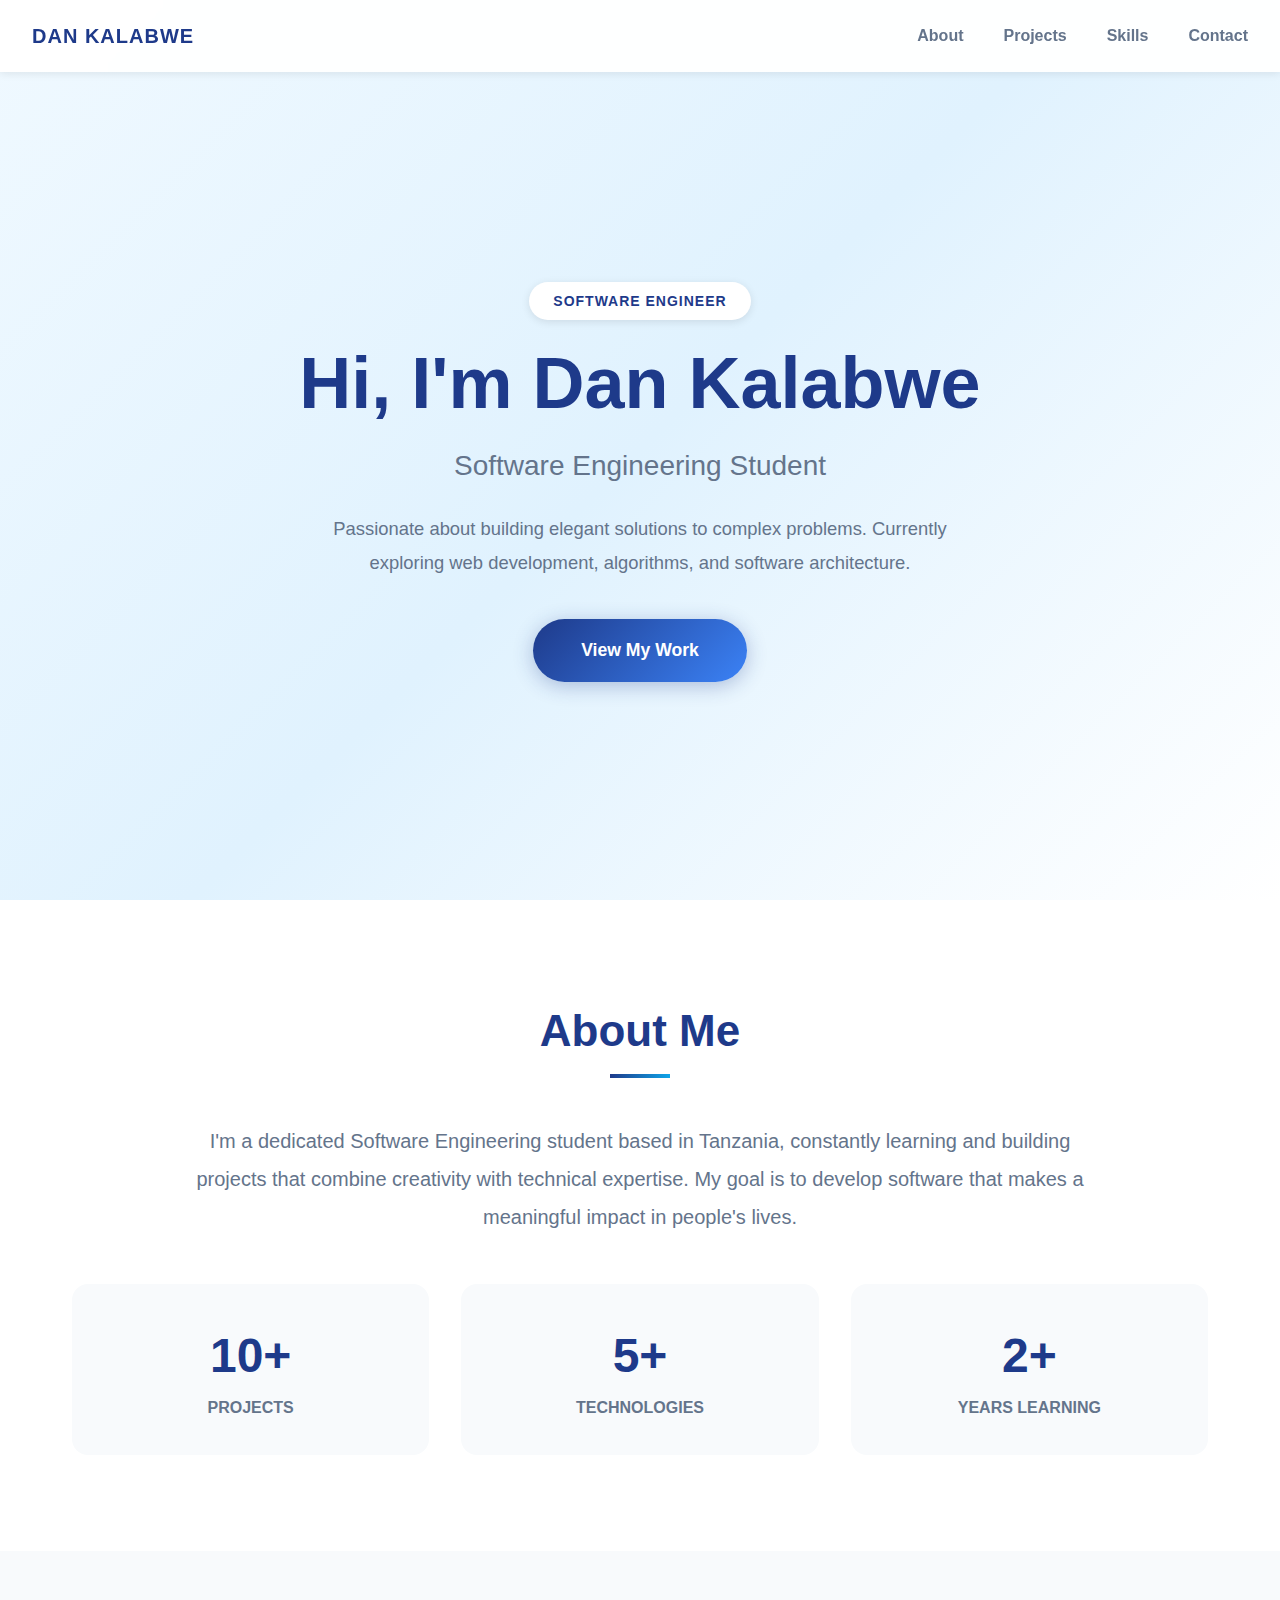
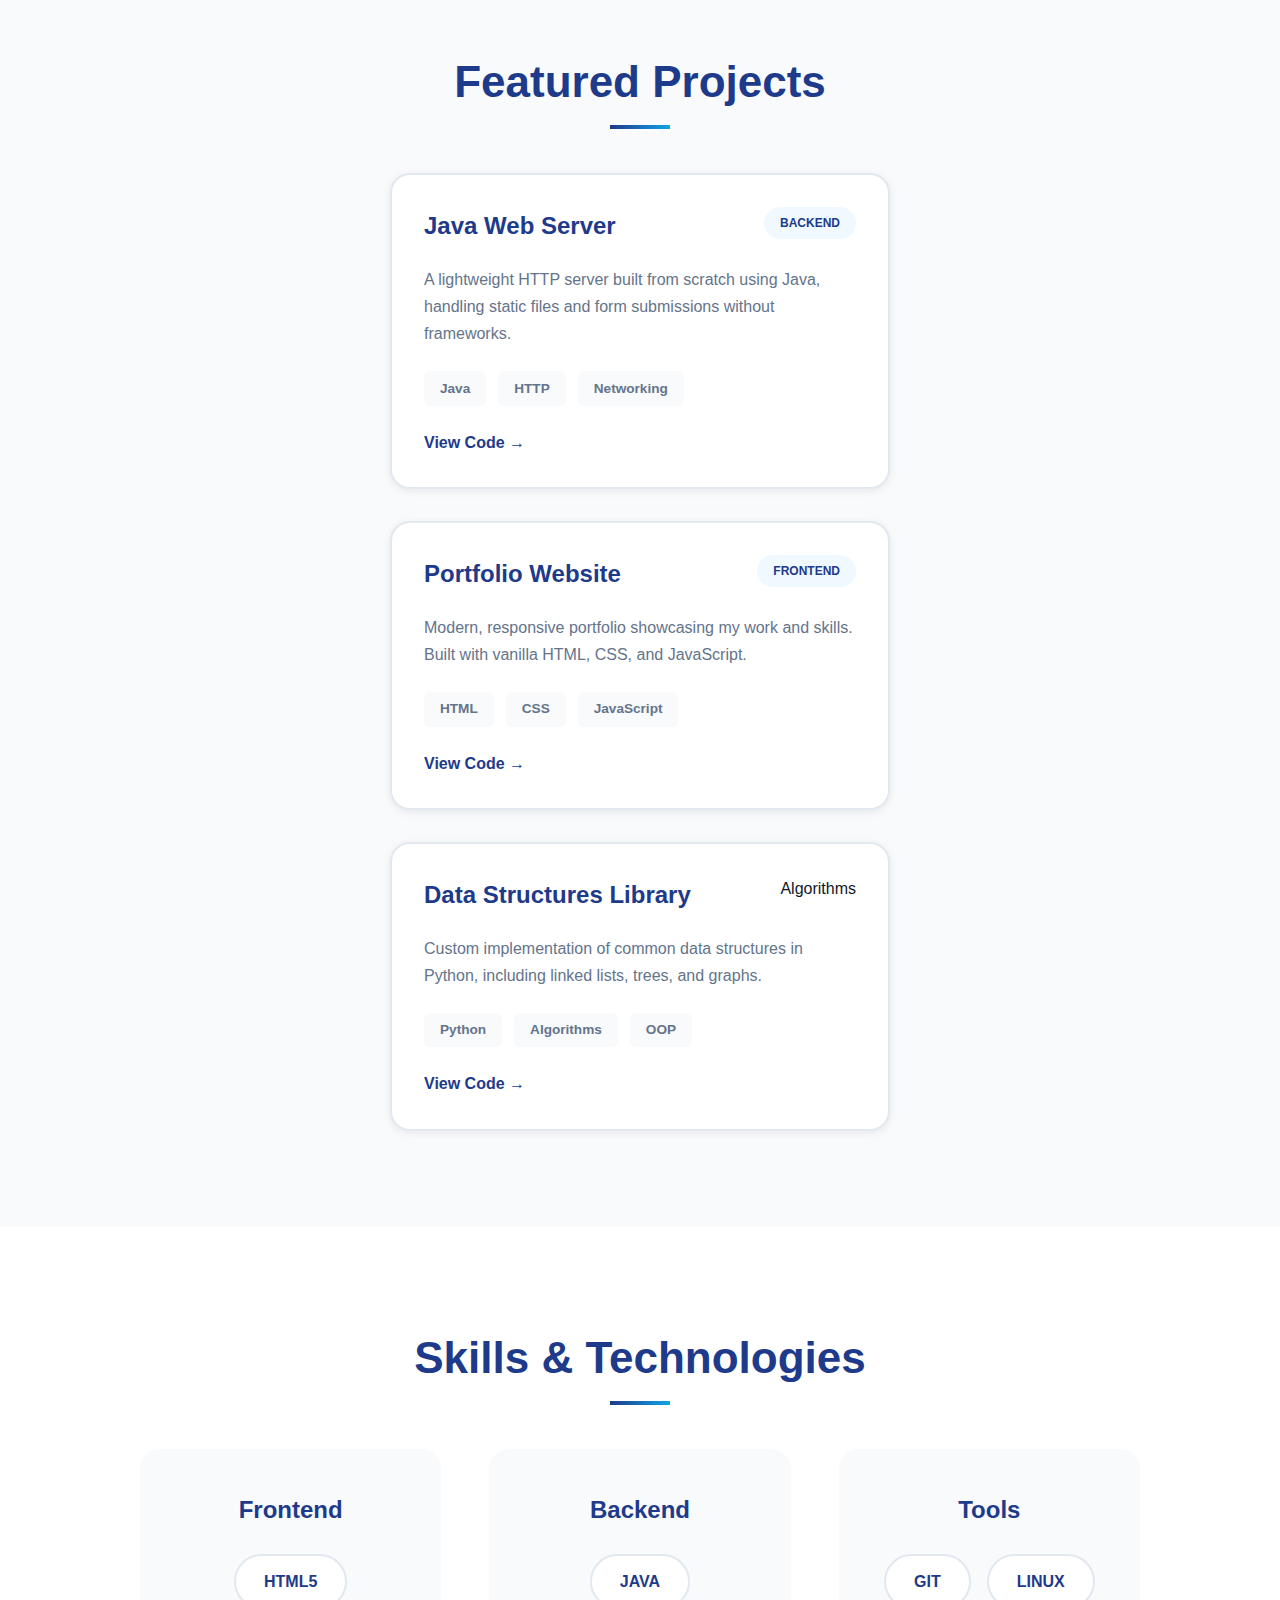
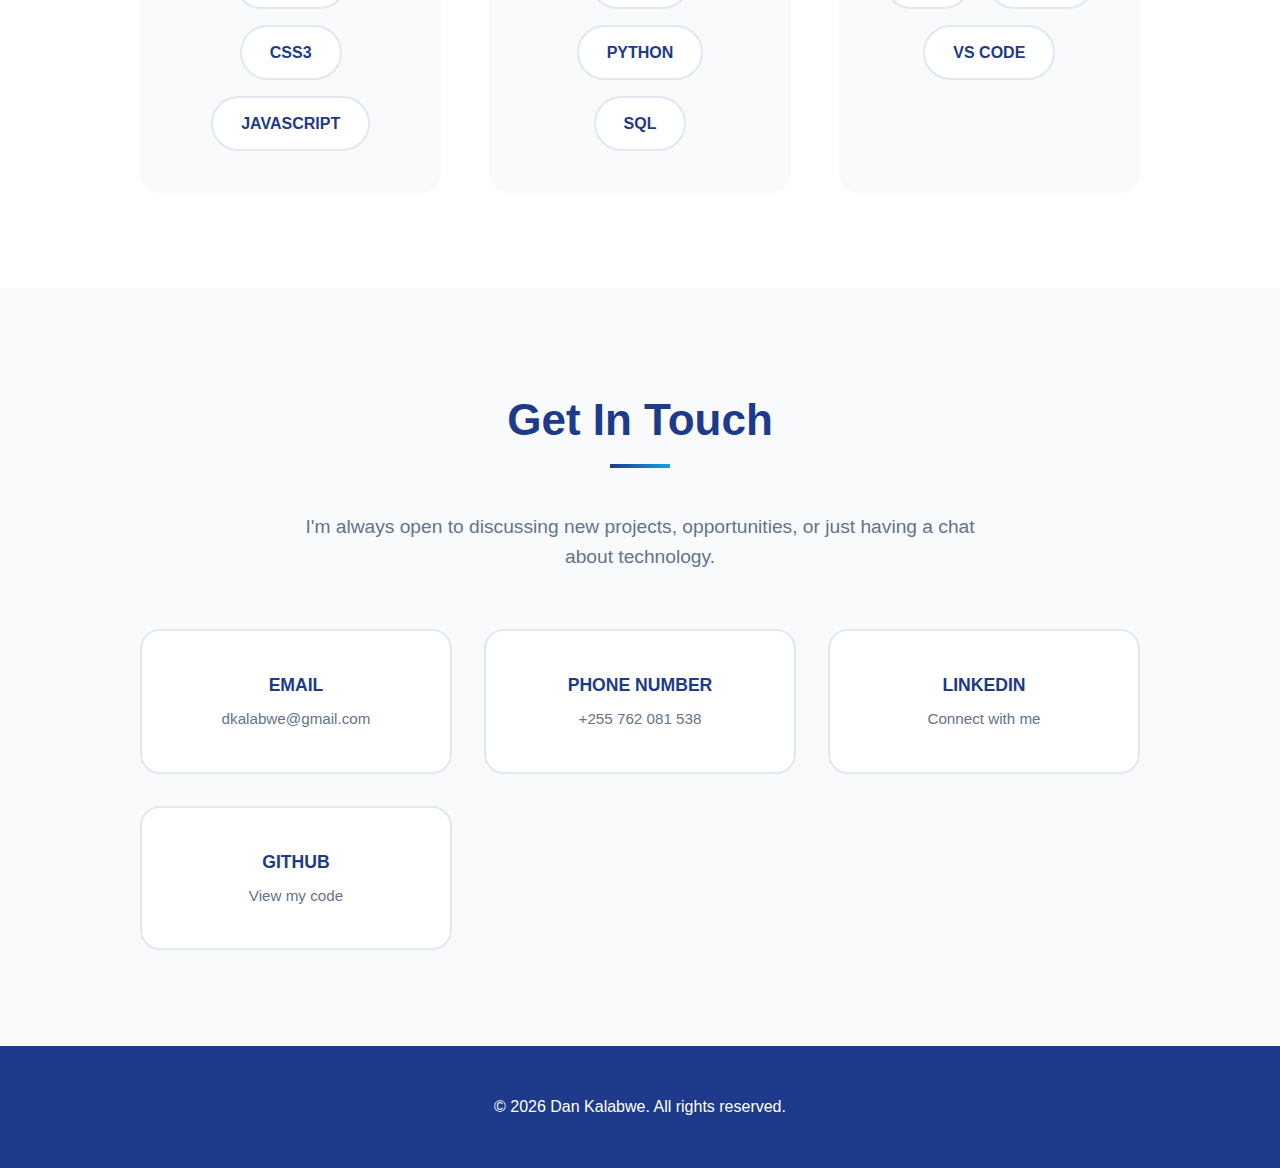
<file: public/index.html>
<!doctype html>
<html lang="en">
<head>
  <meta charset="utf-8" />
  <meta name="viewport" content="width=device-width, initial-scale=1" />
  <title>Dan Kalabwe - Software Engineering Student</title>
  <link rel="stylesheet" href="/public/style.css" />
</head>
<body>
  <nav class="navbar">
    <div class="nav-container">
      <a href="#hero" class="logo">DAN KALABWE</a>
      <ul class="nav-menu">
        <li><a href="#about" class="nav-link">About</a></li>
        <li><a href="#projects" class="nav-link">Projects</a></li>
        <li><a href="#skills" class="nav-link">Skills</a></li>
        <li><a href="#contact" class="nav-link">Contact</a></li>
      </ul>
    </div>
  </nav>

  <section id="hero" class="hero">
    <div class="hero-content">
      <div class="hero-badge">Software Engineer</div>
      <h1 class="hero-title">Hi, I'm Dan Kalabwe</h1>
      <p class="hero-subtitle">Software Engineering Student</p>
      <p class="hero-description">Passionate about building elegant solutions to complex problems. Currently exploring web development, algorithms, and software architecture.</p>
      <a href="#projects" class="cta-button">View My Work</a>
    </div>
  </section>

  <section id="about" class="about">
    <div class="container">
      <h2 class="section-title">About Me</h2>
      <p class="about-text">
        I'm a dedicated Software Engineering student based in Tanzania, constantly learning and building projects that combine creativity with technical expertise. My goal is to develop software that makes a meaningful impact in people's lives.
      </p>
      <div class="about-stats">
        <div class="stat-item">
          <div class="stat-number">10+</div>
          <div class="stat-label">Projects</div>
        </div>
        <div class="stat-item">
          <div class="stat-number">5+</div>
          <div class="stat-label">Technologies</div>
        </div>
        <div class="stat-item">
          <div class="stat-number">2+</div>
          <div class="stat-label">Years Learning</div>
        </div>
      </div>
    </div>
  </section>

  <section id="projects" class="projects">
    <div class="container">
      <h2 class="section-title">Featured Projects</h2>
      <div class="projects-grid">
        <div class="project-card">
          <div class="project-header">
            <h3 class="project-title">Java Web Server</h3>
            <span class="project-tag">Backend</span>
          </div>
          <p class="project-description">A lightweight HTTP server built from scratch using Java, handling static files and form submissions without frameworks.</p>
          <div class="project-tech">
            <span>Java</span><span>HTTP</span><span>Networking</span>
          </div>
          <a href="#" class="project-link">View Code →</a>
        </div>
        <div class="project-card">
          <div class="project-header">
            <h3 class="project-title">Portfolio Website</h3>
            <span class="project-tag">Frontend</span>
          </div>
          <p class="project-description">Modern, responsive portfolio showcasing my work and skills. Built with vanilla HTML, CSS, and JavaScript.</p>
          <div class="project-tech">
            <span>HTML</span><span>CSS</span><span>JavaScript</span>
          </div>
          <a href="#" class="project-link">View Code →</a>
        </div>
        <div class="project-card">
          <div class="project-header">
            <h3 class="project-title">Data Structures Library</h3>
            <span>Algorithms</span>
          </div>
          <p class="project-description">Custom implementation of common data structures in Python, including linked lists, trees, and graphs.</p>
          <div class="project-tech">
            <span>Python</span><span>Algorithms</span><span>OOP</span>
          </div>
          <a href="#" class="project-link">View Code →</a>
        </div>
      </div>
    </div>
  </section>

  <section id="skills" class="skills">
    <div class="container">
      <h2 class="section-title">Skills & Technologies</h2>
      <div class="skills-container">
        <div class="skills-category">
          <h3 class="category-title">Frontend</h3>
          <div class="skills-list">
            <div class="skill-badge">HTML5</div>
            <div class="skill-badge">CSS3</div>
            <div class="skill-badge">JavaScript</div>
          </div>
        </div>
        <div class="skills-category">
          <h3 class="category-title">Backend</h3>
          <div class="skills-list">
            <div class="skill-badge">Java</div>
            <div class="skill-badge">Python</div>
            <div class="skill-badge">SQL</div>
          </div>
        </div>
        <div class="skills-category">
          <h3 class="category-title">Tools</h3>
          <div class="skills-list">
            <div class="skill-badge">Git</div>
            <div class="skill-badge">Linux</div>
            <div class="skill-badge">VS Code</div>
          </div>
        </div>
      </div>
    </div>
  </section>

  <section id="contact" class="contact">
    <div class="container">
      <h2 class="section-title">Get In Touch</h2>
      <p class="contact-text">I'm always open to discussing new projects, opportunities, or just having a chat about technology.</p>
      <div class="contact-grid">
        <a href="mailto:dkalabwe@gmail.com" class="contact-card">
          <div class="contact-details">
            <h3 class="contact-title">Email</h3>
            <p class="contact-info">dkalabwe@gmail.com</p>
          </div>
        </a>
        <a href="https://wa.me/255762081538" target="_blank" rel="noopener noreferrer" class="contact-card">
          <div class="contact-details">
            <h3 class="contact-title">Phone Number</h3>
            <p class="contact-info">+255 762 081 538</p>
          </div>
        </a>
        <a href="http://linkedin.com/in/dan-kalabwe-63a6aa331" target="_blank" rel="noopener noreferrer" class="contact-card">
          <div class="contact-details">
            <h3 class="contact-title">LinkedIn</h3>
            <p class="contact-info">Connect with me</p>
          </div>
        </a>
        <a href="https://github.com/danKalabwe" target="_blank" rel="noopener noreferrer" class="contact-card">
          <div class="contact-details">
            <h3 class="contact-title">GitHub</h3>
            <p class="contact-info">View my code</p>
          </div>
        </a>
      </div>
    </div>
  </section>

  <footer class="footer">
    <div class="container">
      <p>&copy; 2026 Dan Kalabwe. All rights reserved.</p>
    </div>
  </footer>

  <script src="/public/script.js"></script>
</body>
</html>
</file>
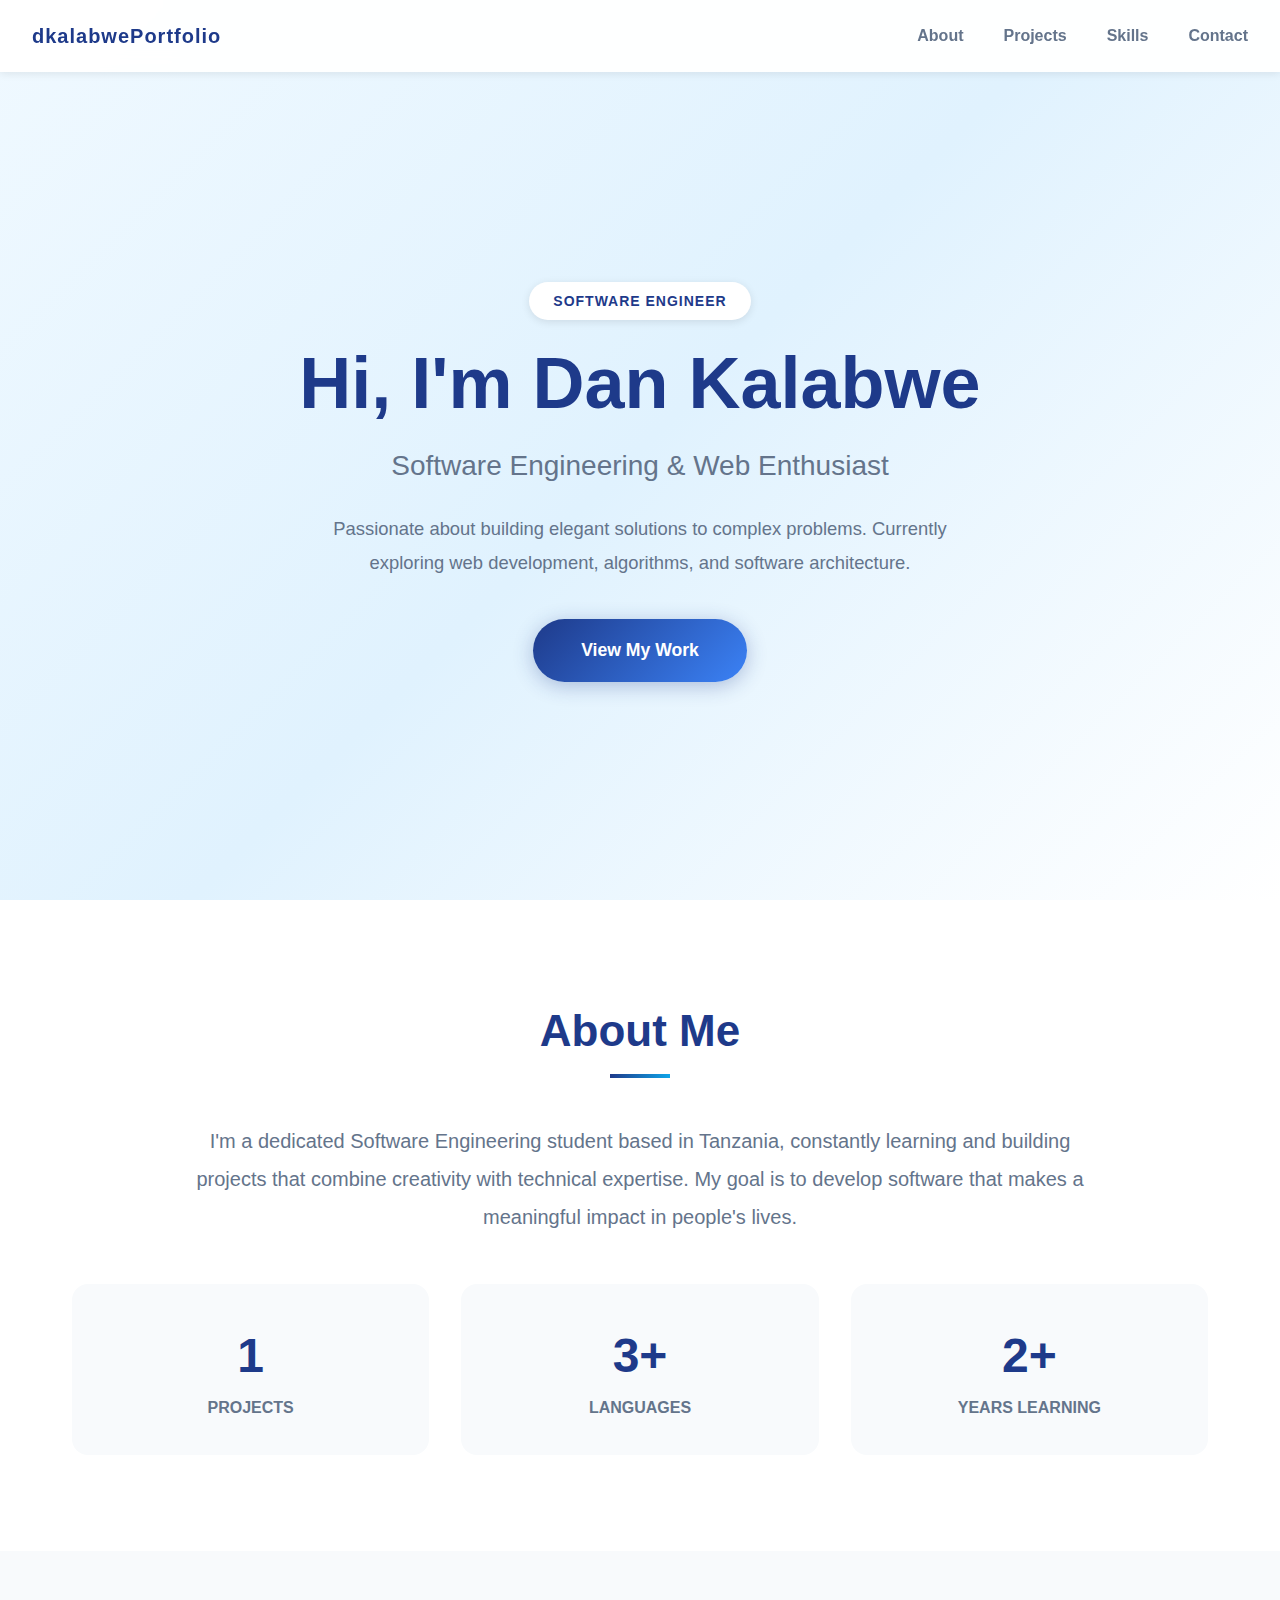
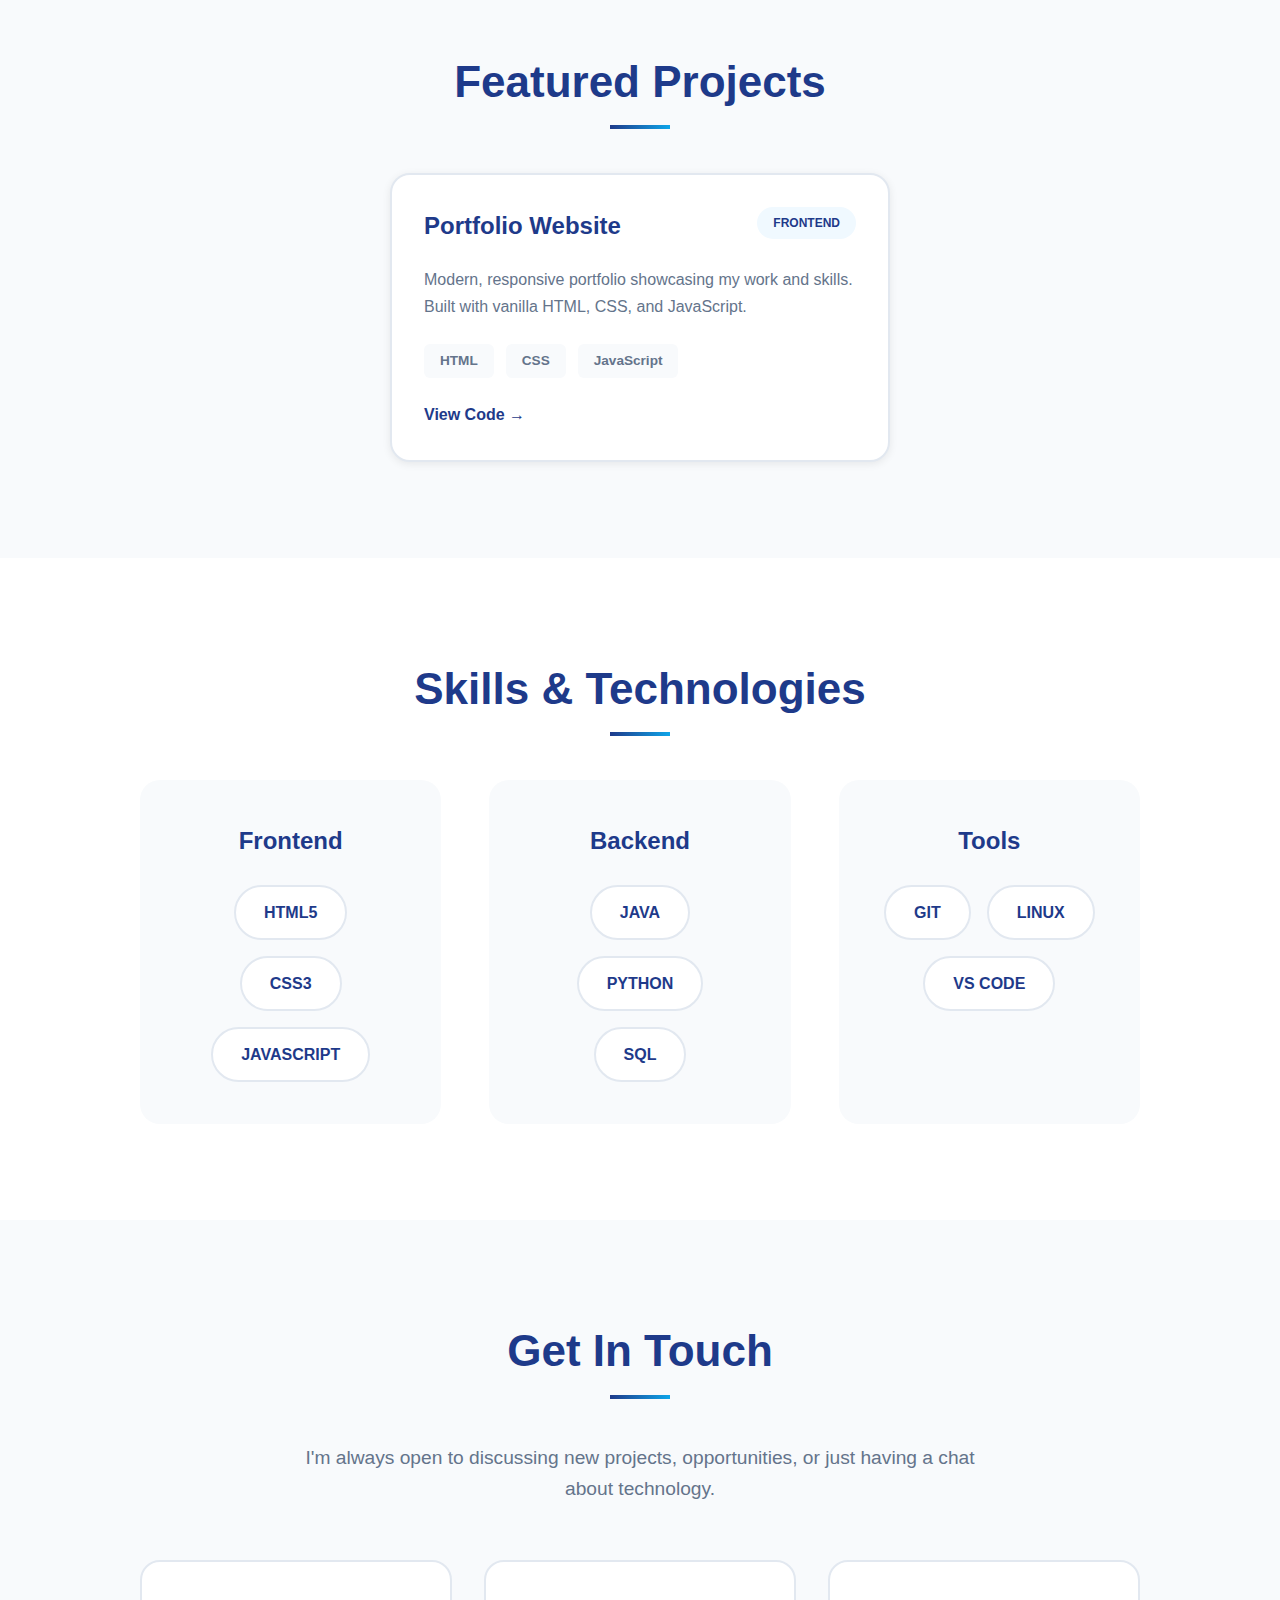
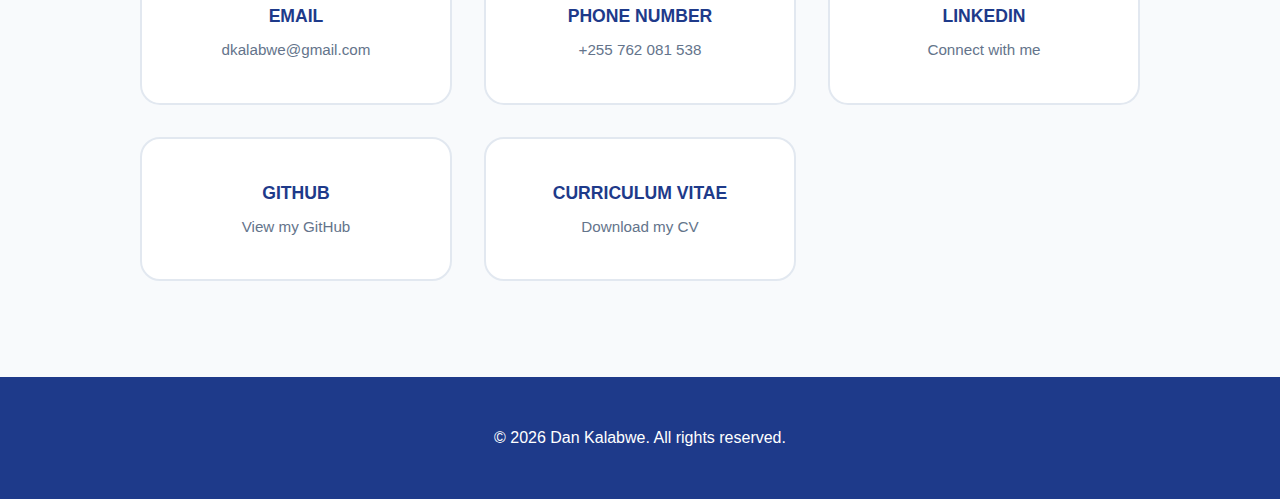
<file: public/home.html>
<!doctype html>
<html lang="en">
<head>
  <meta charset="utf-8" />
  <meta name="viewport" content="width=device-width, initial-scale=1" />
  <title>Dan Kalabwe - Software Engineering Student</title>
  <link rel="stylesheet" href="style.css" />
</head>
<body>
  <nav class="navbar">
    <div class="nav-container">
      <a href="#hero" class="logo">dkalabwePortfolio</a>
      <ul class="nav-menu">
        <li><a href="#about" class="nav-link">About</a></li>
        <li><a href="#projects" class="nav-link">Projects</a></li>
        <li><a href="#skills" class="nav-link">Skills</a></li>
        <li><a href="#contact" class="nav-link">Contact</a></li>
      </ul>
    </div>
  </nav>

  <section id="hero" class="hero">
    <div class="hero-content">
      <div class="hero-badge">Software Engineer</div>
      <h1 class="hero-title">Hi, I'm Dan Kalabwe</h1>
      <p class="hero-subtitle">Software Engineering & Web Enthusiast</p>
      <p class="hero-description">Passionate about building elegant solutions to complex problems. Currently exploring web development, algorithms, and software architecture.</p>
      <a href="#projects" class="cta-button">View My Work</a>
    </div>
  </section>

  <section id="about" class="about">
    <div class="container">
      <h2 class="section-title">About Me</h2>
      <p class="about-text">
        I'm a dedicated Software Engineering student based in Tanzania, constantly learning and building projects that combine creativity with technical expertise. My goal is to develop software that makes a meaningful impact in people's lives.
      </p>
      <div class="about-stats">
        <div class="stat-item">
          <div class="stat-number">1</div>
          <div class="stat-label">Projects</div>
        </div>
        <div class="stat-item">
          <div class="stat-number">3+</div>
          <div class="stat-label">Languages</div>
        </div>
        <div class="stat-item">
          <div class="stat-number">2+</div>
          <div class="stat-label">Years Learning</div>
        </div>
      </div>
    </div>
  </section>

  <section id="projects" class="projects">
    <div class="container">
      <h2 class="section-title">Featured Projects</h2>
      <div class="projects-grid">

        <div class="project-card">
          <div class="project-header">
            <h3 class="project-title">Portfolio Website</h3>
            <span class="project-tag">Frontend</span>
          </div>
          <p class="project-description">Modern, responsive portfolio showcasing my work and skills. Built with vanilla HTML, CSS, and JavaScript.</p>
          <div class="project-tech">
            <span>HTML</span><span>CSS</span><span>JavaScript</span>
          </div>
          <a href="https://github.com/danKalabwe/dkalabweprofolio" target="_blank" rel="noopener noreferrer" class="project-link">View Code →</a>
        </div>

      </div>
    </div>
  </section>

  <section id="skills" class="skills">
    <div class="container">
      <h2 class="section-title">Skills & Technologies</h2>
      <div class="skills-container">
        <div class="skills-category">
          <h3 class="category-title">Frontend</h3>
          <div class="skills-list">
            <div class="skill-badge">HTML5</div>
            <div class="skill-badge">CSS3</div>
            <div class="skill-badge">JavaScript</div>
          </div>
        </div>
        <div class="skills-category">
          <h3 class="category-title">Backend</h3>
          <div class="skills-list">
            <div class="skill-badge">Java</div>
            <div class="skill-badge">Python</div>
            <div class="skill-badge">SQL</div>
          </div>
        </div>
        <div class="skills-category">
          <h3 class="category-title">Tools</h3>
          <div class="skills-list">
            <div class="skill-badge">Git</div>
            <div class="skill-badge">Linux</div>
            <div class="skill-badge">VS Code</div>
          </div>
        </div>
      </div>
    </div>
  </section>

  <section id="contact" class="contact">
    <div class="container">
      <h2 class="section-title">Get In Touch</h2>
      <p class="contact-text">I'm always open to discussing new projects, opportunities, or just having a chat about technology.</p>
      <div class="contact-grid">
        <a href="mailto:dkalabwe@gmail.com" class="contact-card">
          <div class="contact-details">
            <h3 class="contact-title">Email</h3>
            <p class="contact-info">dkalabwe@gmail.com</p>
          </div>
        </a>
        <a href="https://wa.me/255762081538" target="_blank" rel="noopener noreferrer" class="contact-card">
          <div class="contact-details">
            <h3 class="contact-title">Phone Number</h3>
            <p class="contact-info">+255 762 081 538</p>
          </div>
        </a>
        <a href="http://linkedin.com/in/dan-kalabwe-63a6aa331" target="_blank" rel="noopener noreferrer" class="contact-card">
          <div class="contact-details">
            <h3 class="contact-title">LinkedIn</h3>
            <p class="contact-info">Connect with me</p>
          </div>
        </a>
        <a href="https://github.com/danKalabwe" target="_blank" rel="noopener noreferrer" class="contact-card">
          <div class="contact-details">
            <h3 class="contact-title">GitHub</h3>
            <p class="contact-info">View my GitHub</p>
          </div>
        </a>
        <a href="Dan-Kalabwe-CV.pdf" download="Dan-Kalabwe-CV.pdf" class="contact-card cv-card">
          <div class="contact-details">
            <h3 class="contact-title">Curriculum Vitae</h3>
            <p class="contact-info">Download my CV</p>
          </div>
        </a>
      </div>
    </div>
  </section>

  <footer class="footer">
    <div class="container">
      <p>&copy; 2026 Dan Kalabwe. All rights reserved.</p>
    </div>
  </footer>

  <script src="script.js"></script>
</body>
</html>
</file>
<file: public/style.css>
* {
  margin: 0;
  padding: 0;
  box-sizing: border-box;
}

:root {
  --primary: #1e3a8a;
  --primary-light: #3b82f6;
  --text: #0f172a;
  --text-light: #64748b;
  --bg: #ffffff;
  --bg-gray: #f8fafc;
  --bg-blue: #f0f9ff;
  --border: #e2e8f0;
}

html {
  scroll-behavior: smooth;
}

body {
  font-family: -apple-system, BlinkMacSystemFont, 'Segoe UI', Roboto, sans-serif;
  line-height: 1.6;
  color: var(--text);
}

.container {
  max-width: 1200px;
  margin: 0 auto;
  padding: 0 2rem;
}

.section-title {
  font-size: 2.75rem;
  font-weight: 800;
  color: var(--primary);
  text-align: center;
  margin-bottom: 3.5rem;
  position: relative;
}

.section-title::after {
  content: '';
  position: absolute;
  bottom: -12px;
  left: 50%;
  transform: translateX(-50%);
  width: 60px;
  height: 4px;
  background: linear-gradient(90deg, var(--primary), #0ea5e9);
}

.navbar {
  position: fixed;
  top: 0;
  left: 0;
  right: 0;
  background: rgba(255, 255, 255, 0.95);
  backdrop-filter: blur(12px);
  box-shadow: 0 2px 8px rgba(0, 0, 0, 0.08);
  z-index: 1000;
}

.nav-container {
  max-width: 1400px;
  margin: 0 auto;
  padding: 1.25rem 2rem;
  display: flex;
  justify-content: space-between;
  align-items: center;
}

.logo {
  font-size: 1.25rem;
  font-weight: 800;
  color: var(--primary);
  text-decoration: none;
  letter-spacing: 1px;
}

.nav-menu {
  display: flex;
  list-style: none;
  gap: 2.5rem;
}

.nav-link {
  color: var(--text-light);
  text-decoration: none;
  font-weight: 600;
  position: relative;
  padding: 0.5rem 0;
}

.nav-link::after {
  content: '';
  position: absolute;
  width: 0;
  height: 3px;
  bottom: 0;
  left: 0;
  background: var(--primary);
  transition: width 0.3s;
}

.nav-link:hover::after {
  width: 100%;
}

.hero {
  min-height: 100vh;
  display: flex;
  align-items: center;
  justify-content: center;
  background: linear-gradient(135deg, var(--bg-blue) 0%, #e0f2fe 50%, white 100%);
  padding: 8rem 2rem 4rem;
}

.hero-content {
  text-align: center;
  max-width: 900px;
}

.hero-badge {
  display: inline-block;
  padding: 0.5rem 1.5rem;
  background: white;
  color: var(--primary);
  font-size: 0.875rem;
  font-weight: 700;
  border-radius: 50px;
  margin-bottom: 1.5rem;
  box-shadow: 0 2px 8px rgba(0, 0, 0, 0.1);
  text-transform: uppercase;
  letter-spacing: 1px;
}

.hero-title {
  font-size: 4.5rem;
  font-weight: 900;
  color: var(--primary);
  margin-bottom: 1.25rem;
  line-height: 1.1;
}

.hero-subtitle {
  font-size: 1.75rem;
  color: var(--text-light);
  margin-bottom: 1.5rem;
}

.hero-description {
  font-size: 1.15rem;
  color: var(--text-light);
  max-width: 650px;
  margin: 0 auto 2.5rem;
  line-height: 1.8;
}

.cta-button {
  display: inline-block;
  padding: 1.1rem 3rem;
  font-size: 1.1rem;
  font-weight: 700;
  color: white;
  background: linear-gradient(135deg, var(--primary) 0%, var(--primary-light) 100%);
  text-decoration: none;
  border-radius: 50px;
  transition: all 0.3s;
  box-shadow: 0 4px 20px rgba(30, 58, 138, 0.3);
}

.cta-button:hover {
  transform: translateY(-3px);
  box-shadow: 0 8px 30px rgba(30, 58, 138, 0.4);
}

.about {
  padding: 6rem 2rem;
}

.about-text {
  font-size: 1.25rem;
  color: var(--text-light);
  text-align: center;
  line-height: 1.9;
  max-width: 900px;
  margin: 0 auto 3rem;
}

.about-stats {
  display: grid;
  grid-template-columns: repeat(auto-fit, minmax(200px, 1fr));
  gap: 2rem;
}

.stat-item {
  text-align: center;
  padding: 2rem;
  background: var(--bg-gray);
  border-radius: 16px;
  transition: all 0.3s;
  border: 2px solid transparent;
}

.stat-item:hover {
  transform: translateY(-5px);
  border-color: var(--primary-light);
  background: white;
  box-shadow: 0 4px 12px rgba(0, 0, 0, 0.1);
}

.stat-number {
  font-size: 3rem;
  font-weight: 900;
  color: var(--primary);
}

.stat-label {
  font-size: 1rem;
  color: var(--text-light);
  font-weight: 600;
  text-transform: uppercase;
}

.projects {
  padding: 6rem 2rem;
  background: var(--bg-gray);
}

.projects-grid {
  display: grid;
  grid-template-columns: repeat(auto-fit, minmax(280px, 1fr));
  gap: 2rem;
  max-width: 500px;
  margin: 0 auto;
}

.project-card {
  background: white;
  padding: 2rem;
  border-radius: 20px;
  box-shadow: 0 2px 8px rgba(0, 0, 0, 0.08);
  transition: all 0.4s;
  border: 2px solid var(--border);
  position: relative;
  overflow: hidden;
}

.project-card::before {
  content: '';
  position: absolute;
  top: 0;
  left: 0;
  right: 0;
  height: 5px;
  background: linear-gradient(90deg, var(--primary), #0ea5e9);
  transform: scaleX(0);
  transition: transform 0.4s;
}

.project-card:hover {
  transform: translateY(-8px);
  box-shadow: 0 10px 30px rgba(0, 0, 0, 0.15);
  border-color: var(--primary-light);
}

.project-card:hover::before {
  transform: scaleX(1);
}

.project-header {
  display: flex;
  justify-content: space-between;
  align-items: flex-start;
  margin-bottom: 1.25rem;
  gap: 1rem;
}

.project-title {
  font-size: 1.5rem;
  font-weight: 800;
  color: var(--primary);
}

.project-tag {
  padding: 0.4rem 1rem;
  background: var(--bg-blue);
  color: var(--primary);
  font-size: 0.75rem;
  font-weight: 700;
  border-radius: 50px;
  text-transform: uppercase;
}

.project-description {
  color: var(--text-light);
  margin-bottom: 1.5rem;
  line-height: 1.7;
}

.project-tech {
  display: flex;
  flex-wrap: wrap;
  gap: 0.75rem;
  margin-bottom: 1.5rem;
}

.project-tech span {
  padding: 0.4rem 1rem;
  background: var(--bg-gray);
  color: var(--text-light);
  font-size: 0.85rem;
  font-weight: 600;
  border-radius: 6px;
}

.project-link {
  color: var(--primary);
  text-decoration: none;
  font-weight: 700;
}

.project-link:hover {
  color: var(--primary-light);
}

.skills {
  padding: 6rem 2rem;
}

.skills-container {
  display: grid;
  grid-template-columns: repeat(auto-fit, minmax(280px, 1fr));
  gap: 3rem;
  max-width: 1000px;
  margin: 0 auto;
}

.skills-category {
  background: var(--bg-gray);
  padding: 2.5rem;
  border-radius: 20px;
  transition: all 0.3s;
  border: 2px solid transparent;
}

.skills-category:hover {
  border-color: var(--primary-light);
  transform: translateY(-5px);
  box-shadow: 0 4px 12px rgba(0, 0, 0, 0.1);
  background: white;
}

.category-title {
  font-size: 1.5rem;
  font-weight: 800;
  color: var(--primary);
  margin-bottom: 1.5rem;
  text-align: center;
}

.skills-list {
  display: flex;
  flex-wrap: wrap;
  gap: 1rem;
  justify-content: center;
}

.skill-badge {
  padding: 0.8rem 1.75rem;
  background: white;
  border: 2px solid var(--border);
  border-radius: 50px;
  font-weight: 700;
  color: var(--primary);
  transition: all 0.3s;
  text-transform: uppercase;
}

.skill-badge:hover {
  background: var(--primary);
  color: white;
  transform: scale(1.05);
}

.contact {
  padding: 6rem 2rem;
  background: var(--bg-gray);
}

.contact-text {
  text-align: center;
  font-size: 1.2rem;
  color: var(--text-light);
  max-width: 700px;
  margin: 0 auto 3.5rem;
}

.contact-grid {
  display: grid;
  grid-template-columns: repeat(auto-fit, minmax(280px, 1fr));
  gap: 2rem;
  max-width: 1000px;
  margin: 0 auto;
}

.contact-card {
  padding: 2.5rem;
  background: white;
  border: 2px solid var(--border);
  border-radius: 20px;
  text-decoration: none;
  transition: all 0.4s;
  text-align: center;
}

.contact-card:hover {
  transform: translateY(-5px);
  border-color: var(--primary);
  box-shadow: 0 10px 30px rgba(0, 0, 0, 0.15);
}

.contact-title {
  font-size: 1.1rem;
  font-weight: 700;
  color: var(--primary);
  margin-bottom: 0.5rem;
  text-transform: uppercase;
}

.contact-info {
  font-size: 0.95rem;
  color: var(--text-light);
}

.footer {
  padding: 3rem 2rem;
  background: var(--primary);
  color: white;
  text-align: center;
}

.footer-subtitle {
  font-size: 0.9rem;
  opacity: 0.8;
  margin-top: 0.5rem;
}

@media (max-width: 768px) {
  .hero {
    padding: 6rem 1.5rem 3rem;
  }
  .hero-title {
    font-size: 2.5rem;
  }
  .section-title {
    font-size: 2rem;
  }
  .projects-grid {
    grid-template-columns: 1fr;
  }
  .skills-container {
    grid-template-columns: 1fr;
  }
}

@media (max-width: 480px) {
  .nav-container {
    flex-direction: column;
    gap: 1rem;
  }
  .hero-title {
    font-size: 2rem;
  }
}
</file>
